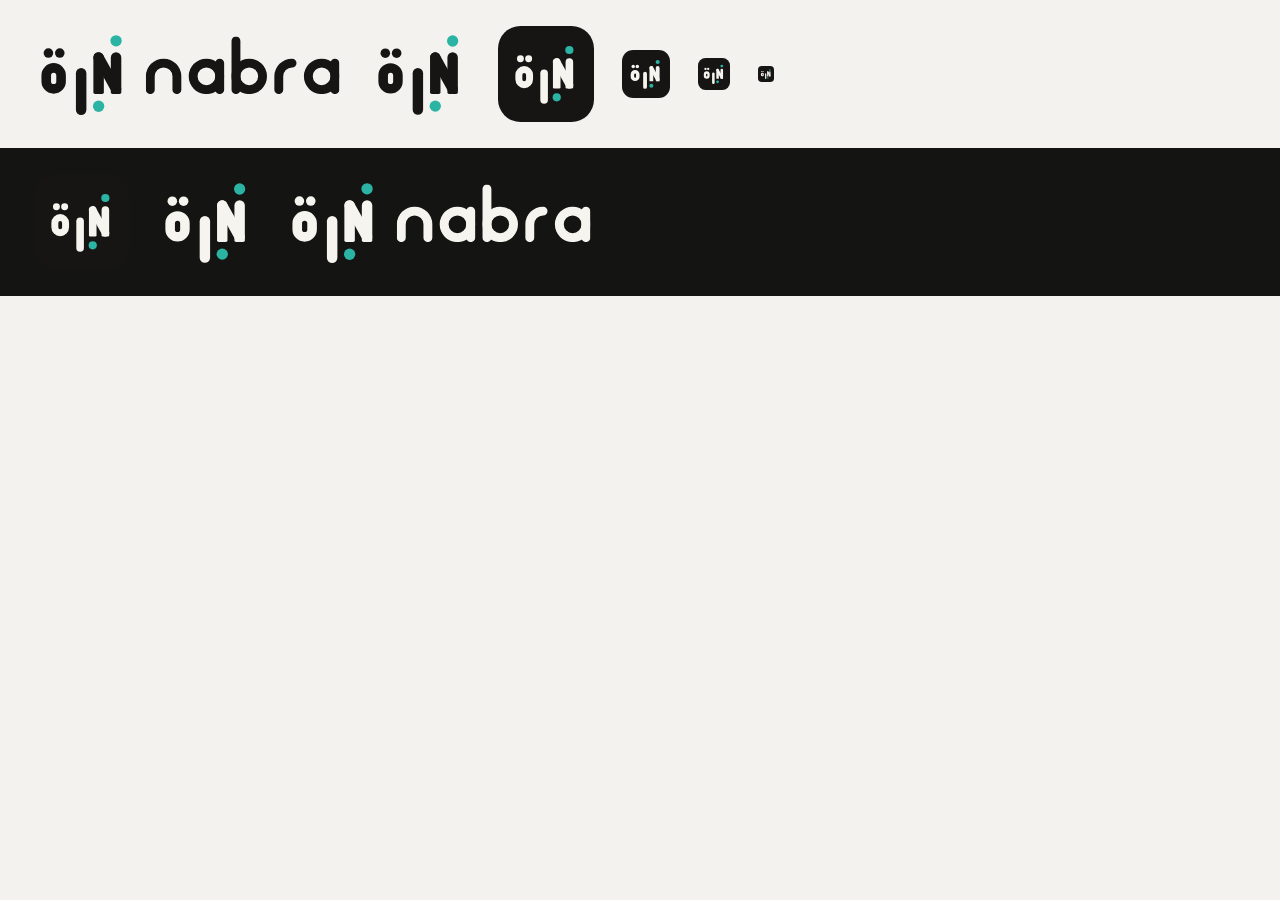
<file: brand/preview.html>
<!doctype html>
<meta charset="utf-8">
<style>
  body { margin: 0; font-family: "Segoe UI", sans-serif; background: #f3f2ef; }
  .row { display: flex; gap: 28px; align-items: center; padding: 26px 34px; }
  .dark { background: #141413; }
  img { display: block; }
  .chip { display: flex; align-items: center; gap: 8px; font: 700 20px "Segoe UI"; color: #1f1e1c; }
</style>
<div class="row">
  <img src="nabra-logo.svg" width="309" height="96">
  <img src="nabra-mark.svg" width="99" height="96">
  <img src="nabra-app-icon.svg" width="96" height="96">
  <img src="nabra-app-icon.svg" width="48" height="48">
  <img src="nabra-app-icon.svg" width="32" height="32">
  <img src="nabra-app-icon.svg" width="16" height="16">
</div>
<div class="row dark">
  <img src="nabra-app-icon.svg" width="96" height="96">
  <img src="nabra-mark-dark.svg" width="99" height="96">
  <img src="nabra-logo-dark.svg" width="309" height="96">
</div>
</file>
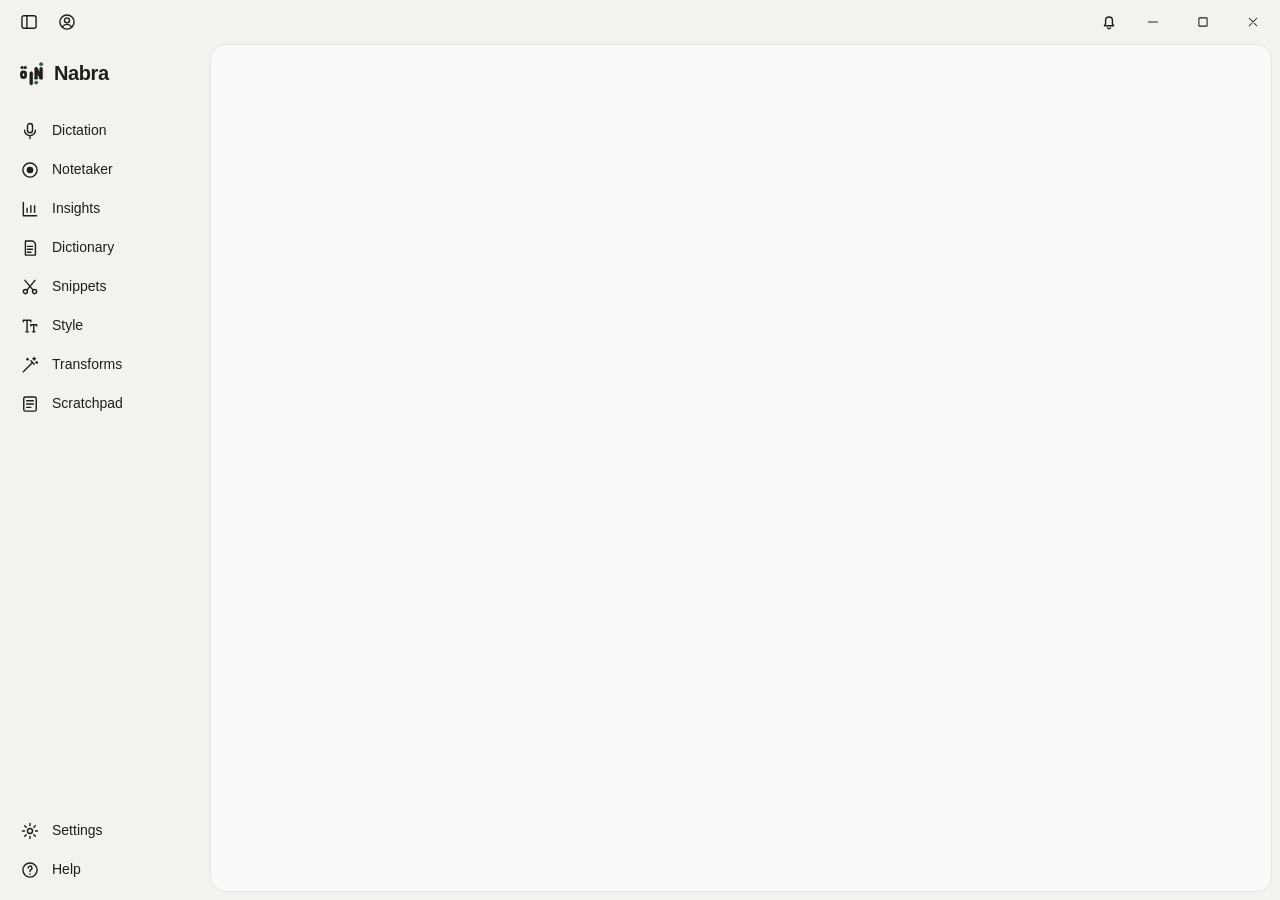
<file: desktop/ui/hub.html>
<!doctype html>
<html lang="en">
<head>
<meta charset="utf-8">
<title>Nabra</title>
<link rel="stylesheet" href="hub.css">
</head>
<body>
  <header class="titlebar" data-tauri-drag-region>
    <div class="tb-left">
      <button class="icon-btn" id="toggle-sidebar" aria-label="Toggle sidebar" title="Toggle sidebar">
        <svg viewBox="0 0 24 24"><rect x="3.5" y="4.5" width="17" height="15" rx="2.5"/><path d="M9.5 4.5v15"/></svg>
      </button>
      <button class="icon-btn" id="profile" aria-label="Profile and settings" title="Settings">
        <svg viewBox="0 0 24 24"><circle cx="12" cy="12" r="8.5"/><circle cx="12" cy="10" r="3"/><path d="M6.5 18c1.3-2.2 3.2-3.2 5.5-3.2s4.2 1 5.5 3.2"/></svg>
      </button>
    </div>
    <div class="tb-right">
      <button class="icon-btn" id="bell" aria-label="Notifications" title="Notifications">
        <svg viewBox="0 0 24 24"><path d="M6.5 16.5h11l-1.4-2V10a4.1 4.1 0 0 0-8.2 0v4.5z"/><path d="M10.3 19a1.8 1.8 0 0 0 3.4 0"/></svg>
        <span class="badge" id="bell-badge" hidden></span>
      </button>
      <button class="win-btn" id="win-min" aria-label="Minimize"><svg viewBox="0 0 24 24"><path d="M6 12h12"/></svg></button>
      <button class="win-btn" id="win-max" aria-label="Maximize"><svg viewBox="0 0 24 24"><rect x="6.5" y="6.5" width="11" height="11" rx="1"/></svg></button>
      <button class="win-btn close" id="win-close" aria-label="Close"><svg viewBox="0 0 24 24"><path d="M7 7l10 10M17 7L7 17"/></svg></button>
    </div>
    <div class="popover" id="notifications" hidden>
      <h4>Notifications</h4>
      <ul id="notification-list"></ul>
      <p class="muted" id="notification-empty">You're all caught up.</p>
    </div>
  </header>

  <div class="frame">
    <nav class="sidebar" aria-label="Main">
      <div class="wordmark"><svg class="logo" viewBox="0 0 114 110" aria-hidden="true"><rect x="14" y="48" width="17" height="24" rx="8.5" fill="none" stroke="currentColor" stroke-width="11"/><circle cx="16.5" cy="31" r="5.5" fill="currentColor"/><circle cx="29.5" cy="31" r="5.5" fill="currentColor"/><rect x="48" y="48" width="12" height="54" rx="6" fill="currentColor"/><path d="M68 76 V36 A6 6 0 0 1 80 36 V76 Q80 78 78 78 H70 Q68 78 68 76Z" fill="currentColor"/><path d="M74 36 L94 72" stroke="currentColor" stroke-width="12" stroke-linecap="round"/><path d="M88 76 V36 A6 6 0 0 1 100 36 V76 Q100 78 98 78 H90 Q88 78 88 76Z" fill="currentColor"/><circle cx="74" cy="92" r="6.5" class="logo-dot"/><circle cx="94" cy="17" r="6.5" class="logo-dot"/></svg><span>Nabra</span></div>
      <a href="#dictation" class="nav" data-page="dictation">
        <svg viewBox="0 0 24 24"><rect x="9" y="3" width="6" height="11" rx="3"/><path d="M5.5 11a6.5 6.5 0 0 0 13 0M12 17.5V21"/></svg><span>Dictation</span></a>
      <a href="#notetaker" class="nav" data-page="notetaker">
        <svg viewBox="0 0 24 24"><circle cx="12" cy="12" r="8.5"/><circle cx="12" cy="12" r="4" class="fill"/></svg><span>Notetaker</span><i class="live-dot" id="nav-live" hidden></i></a>
      <a href="#insights" class="nav" data-page="insights">
        <svg viewBox="0 0 24 24"><path d="M4 20V4M4 20h16M8.5 16v-5M13 16V8M17.5 16v-8"/></svg><span>Insights</span></a>
      <a href="#dictionary" class="nav" data-page="dictionary">
        <svg viewBox="0 0 24 24"><path d="M6.5 3.5h9l3 3v14h-12z"/><path d="M9 10h6M9 13.5h6M9 17h4"/></svg><span>Dictionary</span></a>
      <a href="#snippets" class="nav" data-page="snippets">
        <svg viewBox="0 0 24 24"><circle cx="6.5" cy="17.5" r="2.5"/><circle cx="17.5" cy="17.5" r="2.5"/><path d="M8.3 15.7L18 4M15.7 15.7L6 4"/></svg><span>Snippets</span></a>
      <a href="#style" class="nav" data-page="style">
        <svg viewBox="0 0 24 24"><path d="M4 7V5h9v2M8.5 5v14M7 19h3M13 12v-1.5h7V12M16.5 10.5V19M15 19h3"/></svg><span>Style</span></a>
      <a href="#transforms" class="nav" data-page="transforms">
        <svg viewBox="0 0 24 24"><path d="M4 20L15 9M13 7l4 4M17 3v3M15.5 4.5h3M20 8v2M19 9h2M9 4v2M8 5h2"/></svg><span>Transforms</span></a>
      <a href="#scratchpad" class="nav" data-page="scratchpad">
        <svg viewBox="0 0 24 24"><rect x="4.5" y="3.5" width="15" height="17" rx="2"/><path d="M8 8h8M8 12h8M8 16h5"/></svg><span>Scratchpad</span></a>
      <div class="spacer"></div>
      <button class="nav" id="open-settings">
        <svg viewBox="0 0 24 24"><circle cx="12" cy="12" r="3"/><path d="M12 3v2.5M12 18.5V21M3 12h2.5M18.5 12H21M5.6 5.6l1.8 1.8M16.6 16.6l1.8 1.8M5.6 18.4l1.8-1.8M16.6 7.4l1.8-1.8"/></svg><span>Settings</span></button>
      <button class="nav" id="open-help">
        <svg viewBox="0 0 24 24"><circle cx="12" cy="12" r="8.5"/><path d="M9.8 9.6a2.3 2.3 0 1 1 3.2 2.1c-.7.3-1 .8-1 1.5v.5M12 16.8v.2"/></svg><span>Help</span></button>
    </nav>

    <main class="sheet" id="sheet">
      <section class="page" id="page-dictation"></section>
      <section class="page" id="page-notetaker" hidden></section>
      <section class="page" id="page-insights" hidden></section>
      <section class="page" id="page-dictionary" hidden></section>
      <section class="page" id="page-snippets" hidden></section>
      <section class="page" id="page-style" hidden></section>
      <section class="page" id="page-transforms" hidden></section>
      <section class="page" id="page-scratchpad" hidden></section>
      <section class="page" id="page-setup" hidden></section>
    </main>
  </div>

  <dialog class="modal" id="settings-modal" aria-label="Settings"></dialog>
  <dialog class="modal small" id="word-modal" aria-label="Dictionary word"></dialog>
  <dialog class="modal small" id="help-modal" aria-label="Help"></dialog>
  <div class="toast" id="toast" role="status" hidden></div>

  <script type="module" src="hub.js"></script>
</body>
</html>
</file>
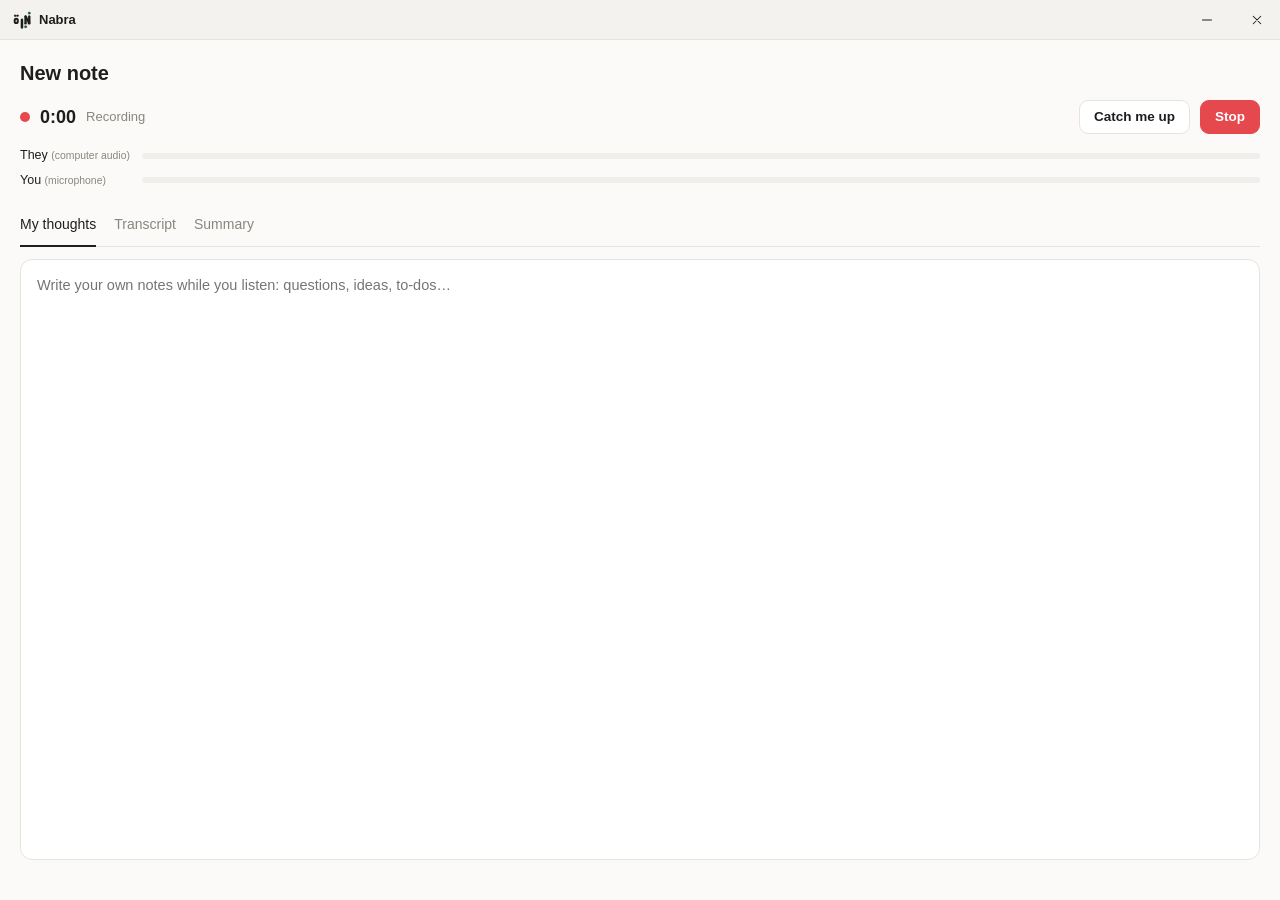
<file: desktop/ui/meeting.html>
<!doctype html>
<html lang="en">
<head>
<meta charset="utf-8">
<title>Nabra · Note</title>
<link rel="stylesheet" href="hub.css">
<link rel="stylesheet" href="meeting.css">
</head>
<body class="meeting-window">
  <header class="titlebar" data-tauri-drag-region>
    <div class="mw-brand" data-tauri-drag-region>
      <svg class="logo" viewBox="0 0 114 110" aria-hidden="true"><rect x="14" y="48" width="17" height="24" rx="8.5" fill="none" stroke="currentColor" stroke-width="11"/><circle cx="16.5" cy="31" r="5.5" fill="currentColor"/><circle cx="29.5" cy="31" r="5.5" fill="currentColor"/><rect x="48" y="48" width="12" height="54" rx="6" fill="currentColor"/><path d="M68 76 V36 A6 6 0 0 1 80 36 V76 Q80 78 78 78 H70 Q68 78 68 76Z" fill="currentColor"/><path d="M74 36 L94 72" stroke="currentColor" stroke-width="12" stroke-linecap="round"/><path d="M88 76 V36 A6 6 0 0 1 100 36 V76 Q100 78 98 78 H90 Q88 78 88 76Z" fill="currentColor"/><circle cx="74" cy="92" r="6.5" class="logo-dot"/><circle cx="94" cy="17" r="6.5" class="logo-dot"/></svg>
      <span>Nabra</span>
    </div>
    <div class="tb-right">
      <button class="win-btn" id="mw-min" aria-label="Minimize"><svg viewBox="0 0 24 24"><path d="M6 12h12"/></svg></button>
      <button class="win-btn close" id="mw-close" aria-label="Close"><svg viewBox="0 0 24 24"><path d="M7 7l10 10M17 7L7 17"/></svg></button>
    </div>
  </header>

  <main class="mw">
    <section class="mw-head">
      <h1 id="mw-title" dir="auto">New note</h1>
      <div class="mw-meta" id="mw-meta"></div>
      <div id="mw-people"></div>
      <div class="mw-live" id="mw-live">
        <span class="rec-dot live" id="mw-dot"></span>
        <span class="mw-clock" id="mw-clock">0:00</span>
        <span class="mw-state" id="mw-state">Recording</span>
        <button class="btn" id="mw-catchup" title="The last 5 minutes in 3 bullets (Ctrl+Alt+U)">Catch me up</button>
        <button class="btn danger" id="mw-stop">Stop</button>
      </div>
      <div class="mw-meters" id="mw-meters" aria-label="Sound levels">
        <span>They <small>(computer audio)</small></span><span class="meter"><i id="lv-them"></i></span>
        <span>You <small>(microphone)</small></span><span class="meter"><i id="lv-you"></i></span>
      </div>
    </section>

    <nav class="tabs mw-tabs" role="tablist">
      <button role="tab" data-tab="thoughts" aria-selected="true">My thoughts</button>
      <button role="tab" data-tab="transcript" aria-selected="false">Transcript <span class="count" id="mw-count"></span></button>
      <button role="tab" data-tab="summary" aria-selected="false">Summary</button>
    </nav>

    <section class="mw-panel" id="tab-thoughts">
      <textarea id="mw-thoughts" dir="auto" placeholder="Write your own notes while you listen: questions, ideas, to-dos…"></textarea>
      <div class="mw-saved muted" id="mw-saved"></div>
    </section>
    <section class="mw-panel" id="tab-transcript" hidden>
      <div class="mw-caught" id="mw-caught" hidden>
        <div class="row"><b>While you were away</b><button class="link" id="mw-caught-close" aria-label="Close">✕</button></div>
        <div id="mw-caught-text" dir="auto"></div>
      </div>
      <ol class="transcript" id="mw-transcript" aria-live="polite"></ol>
      <p class="empty" id="mw-transcript-empty">Words appear as people speak.</p>
    </section>
    <section class="mw-panel" id="tab-summary" hidden></section>
  </main>

  <div class="toast" id="toast" role="status" hidden></div>
  <script type="module" src="meeting.js"></script>
</body>
</html>
</file>
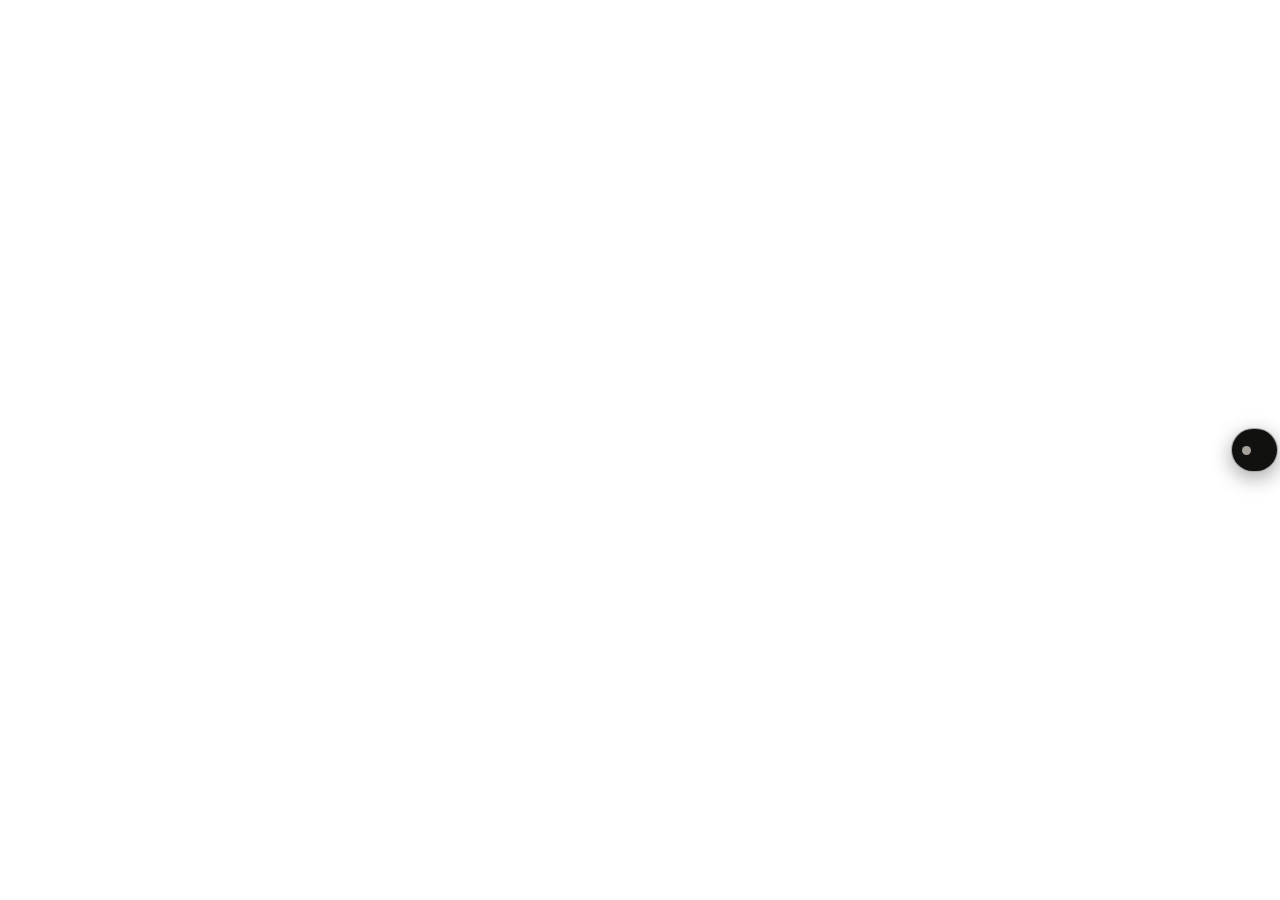
<file: desktop/ui/pill.html>
<!doctype html>
<html lang="en">
<head>
<meta charset="utf-8">
<title>Nabra pill</title>
<link rel="stylesheet" href="pill.css">
</head>
<body>
  <!-- Idle: a thin outlined capsule. Hover: two small separate buttons (mic; record + ›) with one-line tips. -->
  <div class="dock" id="dock">
    <div class="panel" id="panel" hidden></div>
    <div class="capsule" id="capsule"></div>
    <div class="stack" id="stack">
      <div class="row">
        <span class="tip" id="tip-mic">Dictate <b id="key-talk">Right Ctrl</b> <span class="badge" id="dialect" title="Arabic dialect of your last dictation" hidden></span></span>
        <button class="btn mic" id="mic" aria-label="Dictate" data-tip="tip-mic">
          <svg viewBox="0 0 24 24" aria-hidden="true"><rect x="9" y="3" width="6" height="11" rx="3"/><path d="M5.5 11a6.5 6.5 0 0 0 13 0M12 17.5V21" fill="none" stroke-width="2" stroke-linecap="round"/></svg>
        </button>
      </div>
      <div class="row">
        <span class="tip" id="tip-notes"><span id="notes-label">Start notes</span> <b id="key-notes">Ctrl+Alt+N</b></span>
        <span class="tip" id="tip-cal">Upcoming meetings</span>
        <button class="chev" id="chev" aria-label="Upcoming meetings" data-tip="tip-cal">‹</button>
        <button class="btn rec" id="notes" aria-label="Start notes" data-tip="tip-notes">
          <svg viewBox="0 0 24 24" aria-hidden="true"><circle cx="12" cy="12" r="8" fill="none" stroke-width="2"/><circle class="core" cx="12" cy="12" r="4.2"/></svg>
        </button>
      </div>
    </div>
  </div>

  <!-- Listening / transcribing: the capsule with a live voice meter, or a spinner (like Flow) -->
  <div class="wave" id="wave" role="status" aria-label="Listening">
    <div class="lines" id="lines"></div>
    <span class="spin" aria-hidden="true"></span>
  </div>

  <!-- An answer card: what was playing, a catch-up, or an answer from past calls -->
  <div class="reveal" id="reveal" role="status" aria-live="polite">
    <b id="reveal-title" dir="auto"></b>
    <div class="reveal-text" id="reveal-text" dir="auto"></div>
    <div class="reveal-actions">
      <button id="reveal-open" hidden>Open in notes</button>
      <button id="reveal-copy">Copy</button>
      <button class="x" id="reveal-close" aria-label="Close">✕</button>
    </div>
  </div>

  <!-- Everything else: a horizontal pill -->
  <div class="bar" id="bar" role="status" aria-live="polite">
    <button class="stop" id="stop" aria-label="Stop" hidden><span></span></button>
    <span class="dot" id="dot" aria-hidden="true"></span>
    <span class="clock" id="clock"></span>
    <span class="msg" id="msg" dir="auto"></span>
    <span class="detail" id="detail"></span>
    <button class="take" id="take" hidden>Take notes</button>
    <button class="dismiss" id="dismiss" aria-label="Dismiss" hidden>✕</button>
  </div>
  <script src="pill.js"></script>
</body>
</html>
</file>
<file: desktop/ui/hub.css>
/* Nabra hub. Layout: canvas → title bar + sidebar → rounded sheet. Light and dark. */
:root {
  --canvas: #f3f2ef;
  --sheet: #fbfaf8;
  --card: #ffffff;
  --sunk: #f1efeb;
  --line: #e7e4df;
  --ink: #1f1e1c;
  --muted: #8a867f;
  --soft: #b9b4ab;
  --hover: #ebe8e3;
  --accent: #1f6f68;
  --accent-2: #3a9a8f;
  --accent-3: #7cc7bb;
  --accent-4: #cfeae5;
  --rec: #e5484d;
  --primary: #1f1e1c;
  --primary-fg: #ffffff;
  --shadow: 0 1px 2px rgba(31, 30, 28, 0.06), 0 8px 24px rgba(31, 30, 28, 0.06);
  --serif: Cambria, Georgia, "Times New Roman", serif; /* Cambria: lining digits (Georgia's 0 looks like o) */
  color-scheme: light;
}
:root[data-theme="dark"] {
    --canvas: #121211;
    --sheet: #1a1a19;
    --card: #20201e;
    --sunk: #262624;
    --line: #2e2d2b;
    --ink: #efede8;
    --muted: #9b968d;
    --soft: #6f6b65;
    --hover: #2a2a27;
    --accent: #5ac2b4;
    --accent-2: #3f9b90;
    --accent-3: #2b6f67;
    --accent-4: #1f4440;
    --primary: #efede8;
    --primary-fg: #121211;
    --shadow: none;
    color-scheme: dark;
  
}
@media (prefers-color-scheme: dark) {
  :root[data-theme="system"] {
    --canvas: #121211;
    --sheet: #1a1a19;
    --card: #20201e;
    --sunk: #262624;
    --line: #2e2d2b;
    --ink: #efede8;
    --muted: #9b968d;
    --soft: #6f6b65;
    --hover: #2a2a27;
    --accent: #5ac2b4;
    --accent-2: #3f9b90;
    --accent-3: #2b6f67;
    --accent-4: #1f4440;
    --primary: #efede8;
    --primary-fg: #121211;
    --shadow: none;
    color-scheme: dark;
  
  }
}

* { box-sizing: border-box; }
html, body { margin: 0; height: 100%; }
body {
  background: var(--canvas); color: var(--ink); overflow: hidden;
  font: 14px/1.5 "Segoe UI Variable Text", "Segoe UI", "Noto Sans Arabic", Tahoma, sans-serif;
  display: grid; grid-template-rows: 44px 1fr;
}
[hidden] { display: none !important; }
button { font: inherit; color: inherit; }
svg { width: 20px; height: 20px; fill: none; stroke: currentColor; stroke-width: 1.7; stroke-linecap: round; stroke-linejoin: round; flex: none; }
svg .fill { fill: currentColor; stroke: none; }
.muted { color: var(--muted); }
:focus-visible { outline: 2px solid var(--accent); outline-offset: 2px; }

/* ---------- title bar ---------- */
.titlebar { display: flex; align-items: center; justify-content: space-between; padding: 0 4px 0 12px; position: relative; }
.tb-left, .tb-right { display: flex; align-items: center; gap: 4px; }
.icon-btn, .win-btn {
  display: grid; place-items: center; border: 0; background: none; cursor: pointer; color: var(--ink);
  width: 34px; height: 32px; border-radius: 8px; position: relative;
}
.icon-btn:hover { background: var(--hover); }
.win-btn { width: 46px; height: 36px; border-radius: 0; }
.win-btn:hover { background: var(--hover); }
.win-btn.close:hover { background: #c42b1c; color: #fff; }
.win-btn svg { width: 18px; height: 18px; stroke-width: 1.4; }
.badge { position: absolute; top: 6px; right: 7px; width: 7px; height: 7px; border-radius: 50%; background: var(--rec); }
.popover {
  position: absolute; right: 150px; top: 40px; z-index: 20; width: 300px; max-height: 360px; overflow: auto;
  background: var(--card); border: 1px solid var(--line); border-radius: 12px; padding: 12px 14px; box-shadow: var(--shadow);
}
.popover h4 { margin: 0 0 6px; font-size: 13px; }
.popover ul { list-style: none; margin: 0; padding: 0; }
.popover li { padding: 7px 0; border-top: 1px solid var(--line); font-size: 13px; }
.popover li small { display: block; color: var(--muted); }

/* ---------- frame ---------- */
.frame { display: grid; grid-template-columns: 210px 1fr; min-height: 0; }
body.compact .frame { grid-template-columns: 64px 1fr; }
body.compact .nav span, body.compact .wordmark span:last-child { display: none; }

.sidebar { display: flex; flex-direction: column; gap: 2px; padding: 6px 10px 12px; min-height: 0; }
.wordmark { display: flex; align-items: center; gap: 8px; font-size: 20px; font-weight: 700; letter-spacing: -0.02em; padding: 8px 8px 22px; }
.logo { width: 28px; height: 27px; flex: none; color: var(--ink); }
.logo-dot { fill: var(--accent); }
.nav {
  display: flex; align-items: center; gap: 12px; padding: 8px 10px; border-radius: 9px; border: 0; background: none;
  color: var(--ink); text-decoration: none; font-weight: 500; cursor: pointer; text-align: start; position: relative;
}
.nav:hover { background: var(--hover); }
.nav[aria-current="page"] { background: var(--hover); }
.live-dot { width: 8px; height: 8px; border-radius: 50%; background: var(--rec); margin-left: auto; animation: pulse 1.4s infinite; }
.spacer { flex: 1; }

.sheet {
  margin: 0 8px 8px 0; background: var(--sheet); border: 1px solid var(--line); border-radius: 16px;
  overflow: auto; min-height: 0; position: relative;
}
.page { padding: 40px 40px 120px; max-width: 1120px; margin: 0 auto; }
.page h1 { font-size: 26px; font-weight: 600; letter-spacing: -0.01em; margin: 0; }
.page-head { display: flex; align-items: center; justify-content: space-between; gap: 12px; margin-bottom: 26px; }
.page-head .row { display: flex; align-items: center; gap: 8px; }

/* ---------- controls ---------- */
.btn {
  display: inline-flex; align-items: center; gap: 8px; border: 1px solid var(--line); background: var(--card);
  border-radius: 9px; padding: 8px 14px; font-weight: 600; font-size: 13.5px; cursor: pointer; white-space: nowrap;
}
.btn:hover { background: var(--hover); }
.btn.primary { background: var(--primary); color: var(--primary-fg); border-color: var(--primary); }
.btn.primary:hover { opacity: 0.9; }
.btn.soft { background: var(--sunk); border-color: transparent; }
.btn.soft:hover { background: var(--hover); }
.btn.danger { color: var(--rec); }
.btn.live { background: color-mix(in srgb, var(--rec) 12%, var(--sheet)); color: var(--rec); border-color: transparent; }
.btn svg { width: 17px; height: 17px; }
.btn[disabled] { opacity: 0.55; cursor: progress; }
input[type=text], input[type=search], select, textarea {
  font: inherit; color: var(--ink); background: var(--card); border: 1px solid var(--line); border-radius: 9px; padding: 8px 11px; width: 100%;
}
.tabs { display: flex; gap: 22px; border-bottom: 1px solid var(--line); margin-bottom: 18px; align-items: center; }
.tabs button { border: 0; background: none; padding: 8px 0 10px; color: var(--muted); font-weight: 500; cursor: pointer; border-bottom: 2px solid transparent; margin-bottom: -1px; }
.tabs button[aria-selected="true"] { color: var(--ink); border-bottom-color: var(--ink); }
.tabs .grow { flex: 1; }
.label { font-size: 11px; font-weight: 600; letter-spacing: 0.08em; text-transform: uppercase; color: var(--muted); }
.card { background: var(--card); border: 1px solid var(--line); border-radius: 14px; }
.empty { color: var(--muted); text-align: center; padding: 36px 16px; }

/* ---------- dictation (home) ---------- */
.home { display: grid; grid-template-columns: minmax(0, 1fr) 250px; gap: 24px; align-items: start; }
.welcome { font-size: 26px; font-weight: 600; margin: 0 0 22px; }
.banner {
  position: relative; overflow: hidden; border-radius: 16px; min-height: 180px; padding: 30px 32px; color: #fff;
  background:
    radial-gradient(60% 90% at 85% 40%, rgba(90, 194, 180, 0.55), transparent 60%),
    radial-gradient(40% 70% at 70% 90%, rgba(245, 184, 75, 0.35), transparent 70%),
    radial-gradient(35% 60% at 95% 0%, rgba(255, 255, 255, 0.18), transparent 70%),
    #0d0f0f;
}
.banner h2 { font: 400 30px/1.15 var(--serif); margin: 0 0 6px; letter-spacing: -0.01em; }
.banner p { margin: 0 0 18px; opacity: 0.85; max-width: 440px; }
.banner .btn { background: #f3f1ec; color: #1f1e1c; border-color: transparent; }
.stats { padding: 22px 22px 10px; }
.stat { display: flex; align-items: baseline; gap: 8px; margin-bottom: 12px; }
.stat b { font: 400 26px/1 var(--serif); }
.side-card { padding: 18px 20px 20px; border-top: 1px solid var(--line); position: relative; }
.side-card h4 { margin: 0 0 4px; font-size: 14px; }
.side-card p { margin: 0 0 14px; color: var(--muted); font-size: 13.5px; }
.side-card .close { position: absolute; top: 10px; right: 10px; }
.cta { background: #f5a83d; border-color: #e0912a; color: #1f1e1c; width: 100%; justify-content: center; }
.cta:hover { background: #f0a030; }

.day { display: flex; align-items: center; justify-content: space-between; margin: 28px 0 10px; }
.search { display: flex; align-items: center; gap: 6px; }
.search input { width: 220px; padding: 6px 10px; }
.list { background: var(--card); border: 1px solid var(--line); border-radius: 14px; overflow: hidden; }
.row-item {
  display: grid; grid-template-columns: 100px 1fr auto; gap: 14px; align-items: center;
  padding: 14px 16px; border-top: 1px solid var(--line); min-height: 52px;
}
.row-item:first-child { border-top: 0; }
.row-item:hover { background: var(--sunk); }
.row-item time { color: var(--muted); font-size: 12.5px; }
.row-item .text { unicode-bidi: plaintext; overflow-wrap: anywhere; }
.row-item .app { color: var(--soft); font-size: 12px; }
.actions { display: flex; gap: 2px; opacity: 0; transition: opacity 80ms; }
.row-item:hover .actions, .row-item:focus-within .actions { opacity: 1; }
.actions .icon-btn { width: 30px; height: 30px; color: var(--muted); }
.actions .icon-btn:hover { color: var(--ink); }
.actions .icon-btn.on { color: var(--rec); opacity: 1; }
.row-item.flagged .actions { opacity: 1; }

/* ---------- notetaker ---------- */
#page-notetaker { padding: 0; max-width: none; min-height: 100%; }
.notes-layout { display: grid; grid-template-columns: minmax(0, 1fr) 340px; min-height: 100%; }
.notes-main { padding: 40px 40px 120px; min-width: 0; }
.notes-panel { border-left: 1px solid var(--line); padding: 40px 26px 120px; min-width: 0; }
.notes-panel h2 { font-size: 20px; font-weight: 600; margin: 0 0 2px; }
.notes-panel .meta { color: var(--muted); margin-bottom: 18px; padding-bottom: 18px; border-bottom: 1px solid var(--line); }
.overview { unicode-bidi: plaintext; line-height: 1.75; }
.overview h4 { font-size: 13px; margin: 16px 0 4px; }
.overview p { margin: 0 0 8px; }
.overview ul { margin: 0 0 8px; padding-inline-start: 18px; }
.overview li.task { list-style: none; margin-inline-start: -18px; display: flex; gap: 8px; align-items: baseline; }
.panel-tools { display: flex; flex-wrap: wrap; gap: 8px; margin: 18px 0; }
.panel-tools select { width: auto; }
.consent { padding: 18px 20px; margin-bottom: 18px; display: flex; gap: 16px; align-items: center; justify-content: space-between; }
.consent p { margin: 0; }
.live-card { padding: 18px 20px; margin-bottom: 26px; border-color: color-mix(in srgb, var(--rec) 40%, var(--line)); }
.live-card .label { display: flex; align-items: center; gap: 8px; margin-bottom: 12px; color: var(--rec); }
.transcript { list-style: none; margin: 0; padding: 0; display: flex; flex-direction: column; gap: 10px; }
.transcript li { display: grid; grid-template-columns: 84px 1fr; gap: 10px; align-items: baseline; }
.transcript .who { font-size: 11px; font-weight: 700; letter-spacing: 0.06em; text-transform: uppercase; color: var(--muted); }
.transcript .who time { display: block; font-weight: 500; letter-spacing: 0; }
.transcript .said { background: var(--sunk); border-radius: 10px; padding: 8px 12px; unicode-bidi: plaintext; overflow-wrap: anywhere; }
.transcript li.you .who { color: var(--accent); }
.transcript li.you .said { background: color-mix(in srgb, var(--accent) 12%, var(--sheet)); }
.note-row { display: flex; align-items: center; gap: 14px; width: 100%; padding: 10px 12px; border: 0; background: none; border-radius: 12px; cursor: pointer; text-align: start; }
.note-row:hover, .note-row[aria-current="true"] { background: var(--sunk); }
.doc { width: 36px; height: 36px; border-radius: 9px; background: var(--sunk); display: grid; place-items: center; color: var(--muted); flex: none; }
.note-row[aria-current="true"] .doc { background: var(--card); }
.note-row b { font-weight: 500; display: block; unicode-bidi: plaintext; }
.note-row small { color: var(--muted); }
details.full summary { cursor: pointer; color: var(--muted); font-weight: 600; margin: 18px 0 10px; }
.askbar {
  position: sticky; bottom: 18px; margin: 0 auto; max-width: 780px; display: flex; gap: 8px; align-items: center;
  background: var(--card); border: 1px solid var(--line); border-radius: 999px; padding: 6px 6px 6px 18px; box-shadow: var(--shadow);
}
.askbar input { border: 0; padding: 8px 0; background: none; }
.askbar input:focus { outline: none; }
.answer { padding: 16px 18px; margin: 18px 0; unicode-bidi: plaintext; white-space: pre-wrap; }

/* ---------- insights ---------- */
.grid-3 { display: grid; grid-template-columns: repeat(3, minmax(0, 1fr)); gap: 18px; margin-bottom: 18px; }
.grid-2 { display: grid; grid-template-columns: minmax(0, 1fr) minmax(0, 1fr); gap: 18px; }
.metric { padding: 22px; }
.metric .big { font-size: 30px; font-weight: 600; line-height: 1.1; }
.metric hr { border: 0; border-top: 1px solid var(--line); margin: 14px 0; }
.metric .kv { display: flex; justify-content: space-between; color: var(--muted); margin: 4px 0; }
.metric .kv b { color: var(--ink); font-weight: 600; margin-inline-end: 6px; }
.gauge { display: block; width: 170px; margin: 10px auto 0; }
.gauge text { font: 600 14px "Segoe UI", sans-serif; fill: var(--ink); }
.gauge text.small { font-weight: 400; font-size: 11px; fill: var(--muted); }
.head-row { display: flex; justify-content: space-between; align-items: baseline; margin-bottom: 18px; }
.head-row h3 { font-size: 24px; font-weight: 600; margin: 0; }
.usage-row { display: grid; grid-template-columns: 1fr auto; gap: 10px; align-items: center; margin: 10px 0; }
.usage-bar { height: 30px; border-radius: 6px; background: var(--accent); color: #fff; font-size: 12px; font-weight: 600; display: flex; align-items: center; justify-content: center; min-width: 46px; }
.usage-row .label { white-space: nowrap; }
.heat { display: grid; grid-template-columns: 34px repeat(var(--weeks), 1fr); gap: 5px; align-items: center; }
.heat span { font-size: 11px; color: var(--muted); }
.heat i { aspect-ratio: 1; border-radius: 3px; background: var(--sunk); display: block; }
.heat i.l1, .heat-legend i.l1 { background: var(--accent-4); }
.heat i.l2, .heat-legend i.l2 { background: var(--accent-3); }
.heat i.l3, .heat-legend i.l3 { background: var(--accent-2); }
.heat i.l4, .heat-legend i.l4 { background: var(--accent); }
.heat i.today { outline: 1.5px solid var(--accent); outline-offset: 1px; }
.heat-legend { display: flex; align-items: center; gap: 5px; margin-top: 14px; font-size: 12px; color: var(--muted); }
.heat-legend i { width: 13px; height: 13px; border-radius: 3px; display: inline-block; }

/* ---------- dictionary ---------- */
.narrow { max-width: 820px; margin: 0 auto; }
.dict-banner {
  border-radius: 16px; padding: 30px 32px; color: #fff; margin-bottom: 22px; position: relative;
  background:
    radial-gradient(70% 120% at 90% 30%, rgba(214, 140, 64, 0.75), transparent 60%),
    radial-gradient(60% 120% at 10% 100%, rgba(31, 111, 104, 0.6), transparent 60%),
    #2a1d16;
}
.dict-banner h2 { font: 400 32px/1.15 var(--serif); margin: 0 0 10px; }
.dict-banner p { margin: 0 0 18px; max-width: 600px; opacity: 0.92; }
.chips { display: flex; flex-wrap: wrap; gap: 8px; }
.chip { border: 0; border-radius: 9px; padding: 8px 14px; font-weight: 600; cursor: pointer; background: rgba(255, 255, 255, 0.24); color: #fff; }
.chip.solid { background: #f3f1ec; color: #1f1e1c; }
.dict-banner .close { position: absolute; top: 12px; right: 12px; color: #fff; background: rgba(255, 255, 255, 0.16); border-radius: 50%; width: 28px; height: 28px; }
.word-row { grid-template-columns: 1fr auto; }
.word-row .sub { color: var(--muted); font-size: 12.5px; unicode-bidi: plaintext; }

/* ---------- modals ---------- */
dialog.modal {
  border: 1px solid var(--line); border-radius: 16px; padding: 0; background: var(--sheet); color: var(--ink);
  width: min(820px, 92vw); height: min(560px, 86vh); box-shadow: 0 24px 80px rgba(0, 0, 0, 0.25);
}
dialog.modal.small { width: min(480px, 92vw); height: auto; }
dialog::backdrop { background: rgba(20, 20, 18, 0.35); }
.settings { display: grid; grid-template-columns: 200px 1fr; height: 100%; }
.settings nav { background: var(--canvas); padding: 22px 12px; display: flex; flex-direction: column; gap: 2px; }
.settings nav h3 { margin: 0 10px 14px; font-size: 13px; color: var(--muted); }
.settings .body { padding: 28px 32px; overflow: auto; position: relative; }
.settings .body h2 { margin: 0 0 18px; font-size: 20px; }
.field { padding: 16px 0; border-top: 1px solid var(--line); display: grid; grid-template-columns: 1fr minmax(0, 260px); gap: 18px; align-items: center; }
.field:first-of-type { border-top: 0; }
.field p { margin: 2px 0 0; color: var(--muted); font-size: 13px; }
.field .stack { display: flex; flex-direction: column; gap: 6px; }
.field.wide { grid-template-columns: 1fr; }
.seg { display: inline-flex; background: var(--sunk); padding: 3px; border-radius: 9px; }
.seg button { border: 0; background: none; padding: 5px 12px; border-radius: 7px; cursor: pointer; font-weight: 600; color: var(--muted); }
.seg button[aria-pressed="true"] { background: var(--card); color: var(--ink); box-shadow: 0 1px 2px rgba(0,0,0,0.08); }
.lang-chips { display: flex; flex-wrap: wrap; gap: 8px; }
.lang-chip { border: 1px solid var(--line); background: var(--card); border-radius: 999px; padding: 6px 12px; cursor: pointer; }
.lang-chip small { color: var(--muted); margin-inline-start: 4px; }
.lang-chip[aria-pressed="true"] { background: var(--primary); color: var(--primary-fg); border-color: var(--primary); }
.lang-chip[aria-pressed="true"] small { color: inherit; opacity: 0.75; }
.switch { appearance: none; width: 40px; height: 22px; border-radius: 999px; background: var(--soft); position: relative; cursor: pointer; justify-self: end; }
.switch::after { content: ""; position: absolute; top: 3px; left: 3px; width: 16px; height: 16px; border-radius: 50%; background: #fff; transition: left 120ms; }
.switch:checked { background: var(--accent); }
.switch:checked::after { left: 21px; }
kbd { font: 600 12px "Segoe UI", sans-serif; background: var(--sunk); border: 1px solid var(--line); border-radius: 6px; padding: 2px 7px; }
.modal-close { position: absolute; top: 14px; right: 14px; }
.form { padding: 26px 28px; display: flex; flex-direction: column; gap: 14px; }
.form h2 { margin: 0; font-size: 19px; }
.form label { display: flex; flex-direction: column; gap: 6px; font-weight: 600; font-size: 13px; }
.form label small { font-weight: 400; color: var(--muted); }
.form .row { display: flex; justify-content: flex-end; gap: 8px; margin-top: 6px; }
.help-list { margin: 0; padding-left: 18px; line-height: 1.9; }

.toast {
  position: fixed; left: 50%; bottom: 22px; transform: translateX(-50%); z-index: 50; max-width: 80vw;
  background: var(--primary); color: var(--primary-fg); padding: 10px 16px; border-radius: 10px; font-size: 13.5px;
}
@keyframes pulse { 50% { opacity: 0.35; } }
@media (prefers-reduced-motion: reduce) { * { animation: none !important; transition: none !important; } }
@media (max-width: 1100px) { .home { grid-template-columns: 1fr; } .notes-layout { grid-template-columns: 1fr; } .notes-panel { border-left: 0; border-top: 1px solid var(--line); } }

/* ---------- snippets / style / transforms / scratchpad ---------- */
.snip-banner {
  background:
    radial-gradient(70% 120% at 90% 20%, rgba(90, 194, 180, 0.55), transparent 60%),
    radial-gradient(60% 120% at 0% 100%, rgba(120, 90, 200, 0.45), transparent 60%),
    #141625;
}
.snippet-body { white-space: pre-wrap; display: -webkit-box; -webkit-line-clamp: 3; -webkit-box-orient: vertical; overflow: hidden; }
.style-card { padding: 20px 22px; margin-bottom: 16px; }
.style-card h3 { margin: 0; font-size: 16px; }
.style-card p { margin: 2px 0 14px; font-size: 13px; }
.style-options { display: grid; grid-template-columns: repeat(3, minmax(0, 1fr)); gap: 12px; }
.style-option {
  display: flex; flex-direction: column; gap: 2px; text-align: start; cursor: pointer; padding: 14px;
  border: 1.5px solid var(--line); border-radius: 12px; background: var(--sheet);
}
.style-option small { color: var(--muted); }
.style-option .sample { margin-top: 10px; padding: 10px 12px; background: var(--sunk); border-radius: 10px; font-size: 13px; line-height: 1.45; }
.style-option[aria-pressed="true"] { border-color: var(--ink); box-shadow: 0 0 0 1px var(--ink); }
.how { padding: 18px 22px; }
.steps { margin: 0; padding-left: 20px; line-height: 2; }
.chips.light .chip { background: var(--card); color: var(--ink); border: 1px solid var(--line); font-weight: 500; }
.chips.light .chip small { color: var(--muted); }
.try { padding: 16px; display: flex; flex-direction: column; gap: 10px; }
.try .row { display: flex; gap: 8px; }
.try .result { display: flex; gap: 10px; align-items: flex-start; justify-content: space-between; background: var(--sunk); border-radius: 10px; padding: 12px 14px; white-space: pre-wrap; unicode-bidi: plaintext; }
.grow { flex: 1; }
.pad-layout { display: grid; grid-template-columns: 260px minmax(0, 1fr); gap: 18px; align-items: start; }
.pad-list { display: flex; flex-direction: column; gap: 4px; }
.pad-editor { padding: 0; display: flex; flex-direction: column; overflow: hidden; }
.pad-editor textarea { border: 0; border-radius: 0; min-height: 52vh; resize: vertical; padding: 18px 20px; font-size: 15px; line-height: 1.65; background: var(--card); }
.pad-editor textarea:focus { outline: none; }
.pad-tools { display: flex; align-items: center; gap: 6px; border-top: 1px solid var(--line); padding: 8px 10px; }
.card.empty { padding: 40px; display: flex; flex-direction: column; align-items: center; gap: 14px; }
.card.empty p { margin: 0; max-width: 460px; }

/* ---------- notetaker: calendar + connections ---------- */
.today-card { background: var(--sunk); border-radius: 16px; padding: 18px 20px; margin-bottom: 22px; }
.today-card .empty-cal { display: flex; flex-direction: column; align-items: center; gap: 10px; padding: 18px 0 8px; color: var(--muted); }
.today-card .empty-cal svg { width: 28px; height: 28px; }
.meet-row { display: flex; align-items: center; gap: 14px; padding: 10px 0; border-top: 1px solid var(--line); }
.meet-row:first-of-type { border-top: 0; }
.meet-row time { width: 120px; color: var(--muted); font-size: 13px; flex: none; }
.meet-row b { font-weight: 500; flex: 1; unicode-bidi: plaintext; }
.meet-row.now time { color: var(--rec); font-weight: 600; }
.mcp-banner { display: flex; align-items: center; gap: 14px; padding: 14px 18px; margin-bottom: 18px; }
.mcp-banner .doc { width: 40px; height: 40px; border-radius: 50%; }
.mcp-banner p { margin: 0; font-size: 13px; color: var(--muted); }
.code { font: 12.5px/1.5 "Cascadia Mono", Consolas, monospace; background: var(--sunk); border-radius: 9px; padding: 10px 12px; white-space: pre-wrap; word-break: break-all; user-select: all; }

/* ---------- insights: your voice ---------- */
.mix { display: flex; height: 34px; border-radius: 8px; overflow: hidden; margin: 14px 0 10px; }
.mix span { display: flex; align-items: center; justify-content: center; color: #fff; font-size: 12px; font-weight: 600; min-width: 30px; }
.legend-row { display: flex; flex-wrap: wrap; gap: 14px; font-size: 13px; color: var(--muted); }
.legend-row i { display: inline-block; width: 10px; height: 10px; border-radius: 3px; margin-inline-end: 6px; }
.hours { display: grid; grid-template-columns: repeat(24, 1fr); gap: 3px; align-items: end; height: 110px; margin-top: 14px; }
.hours i { display: block; background: var(--accent-3); border-radius: 3px 3px 0 0; min-height: 2px; }
.hours-axis { display: flex; justify-content: space-between; font-size: 11px; color: var(--muted); margin-top: 6px; }
.words-cloud { display: flex; flex-wrap: wrap; gap: 8px; margin-top: 12px; }
.words-cloud span { background: var(--sunk); border-radius: 999px; padding: 4px 10px; font-size: 13px; unicode-bidi: plaintext; }
.words-cloud small { color: var(--muted); margin-inline-start: 4px; }

/* ---------- first-run setup ---------- */
.setup .card { padding: 16px 18px; margin: 18px 0; }
.setup-machine p, .setup-error p { margin: 4px 0 0; }
.setup-error { border-color: color-mix(in srgb, var(--rec) 40%, var(--line)); }
.setup-row { grid-template-columns: 1fr auto; }
.bar-track { height: 6px; border-radius: 999px; background: var(--sunk); margin-top: 8px; overflow: hidden; }
.bar-fill { height: 100%; background: var(--accent); border-radius: inherit; transition: width 200ms linear; }
.setup-actions { display: flex; align-items: center; gap: 14px; margin-top: 22px; flex-wrap: wrap; }
.setup-actions .muted { font-size: 12px; }

/* update banner (bottom-right): available → progress → installing */
.update-banner {
  position: fixed; right: 20px; bottom: 20px; z-index: 80; display: flex; align-items: center; gap: 12px;
  min-width: 300px; padding: 12px 14px 12px 16px; border-radius: 14px; background: var(--card);
  border: 1px solid var(--line); box-shadow: var(--shadow); font-size: 13.5px; animation: banner-in 220ms ease-out;
}
.update-banner[hidden] { display: none; }
.update-banner > span { flex: 1; }
.update-banner .x { border: 0; background: none; color: var(--muted); cursor: pointer; font-size: 13px; padding: 4px; }
.update-banner .bar { width: 110px; height: 6px; border-radius: 999px; background: var(--sunk); overflow: hidden; }
.update-banner .bar i { display: block; height: 100%; background: var(--accent); border-radius: inherit; transition: width 200ms linear; }
@keyframes banner-in { from { opacity: 0; transform: translateY(10px); } }

/* live text: the phrase someone is still saying */
.transcript li.partial .said { color: var(--muted); }
.transcript li.partial .said::after {
  content: ""; display: inline-block; width: 2px; height: 1em; margin-inline-start: 3px; vertical-align: -2px;
  background: var(--accent); animation: caret 1s steps(1) infinite;
}
@keyframes caret { 50% { opacity: 0; } }

/* speakers in call notes */
.who-name { all: unset; white-space: nowrap; cursor: pointer; font: inherit; color: inherit; border-radius: 4px; }
.who-name:hover, .who-name:focus-visible { background: var(--hover); outline: none; }
.who-name.unnamed { border-bottom: 1px dashed var(--soft); }
.namer {
  position: fixed; z-index: 90; width: 260px; padding: 12px; border-radius: 12px; display: grid; gap: 10px;
  background: var(--card); border: 1px solid var(--line); box-shadow: var(--shadow); font-size: 13px;
}
.namer .chips { display: flex; flex-wrap: wrap; gap: 6px; }
.namer .row { display: flex; gap: 6px; }
.namer input { flex: 1; min-width: 0; }
.chip { border: 1px solid var(--line); background: var(--sunk); border-radius: 999px; padding: 3px 10px; font-size: 12.5px; color: var(--ink); cursor: pointer; }
button.chip:hover { background: var(--hover); }
.link { border: 0; background: none; color: var(--accent); cursor: pointer; font: inherit; font-size: 12.5px; padding: 2px 4px; }
.people-bar { display: flex; flex-wrap: wrap; align-items: center; gap: 6px; margin: 8px 0 4px; font-size: 12.5px; }
.people-bar .add-person { width: 110px; padding: 3px 8px; border-radius: 999px; font-size: 12.5px; }
.transcript li.flash .said { animation: flash 2.4s ease-out; }
@keyframes flash { 0%, 40% { background: var(--accent-4); } }

/* Settings → AI model: how each model fits this PC */
.fit { display: inline-block; padding: 1px 8px; border-radius: 999px; font-size: 12px; font-weight: 600; }
.fit-best { background: color-mix(in srgb, var(--accent) 18%, transparent); color: var(--accent); }
.fit-light { background: var(--sunk); color: inherit; }
.fit-heavy { background: color-mix(in srgb, var(--rec) 14%, transparent); color: var(--rec); }
.settings .muted { color: var(--muted); font-size: 13px; }
</file>
<file: desktop/ui/meeting.css>
/* Meeting window: shares hub.css tokens/components; this file only lays out the compact window. */
body.meeting-window { display: grid; grid-template-rows: 40px 1fr; background: var(--sheet); }
.meeting-window .titlebar { padding: 0 0 0 12px; border-bottom: 1px solid var(--line); background: var(--canvas); }
.mw-brand { display: flex; align-items: center; gap: 6px; font-weight: 700; font-size: 13px; }
.mw-brand .logo { width: 21px; height: 20px; }
.meeting-window .win-btn { height: 40px; }

.mw { overflow: hidden; display: flex; flex-direction: column; min-height: 0; padding: 18px 20px 14px; gap: 12px; }
.mw-head h1 { font-size: 20px; margin: 0; font-weight: 600; unicode-bidi: plaintext; }
.mw-meta { color: var(--muted); font-size: 13px; margin-top: 2px; }
.mw-live { display: flex; align-items: center; gap: 10px; margin-top: 12px; }
.mw-live .rec-dot { width: 10px; height: 10px; border-radius: 50%; background: var(--rec); flex: none; animation: pulse 1.4s ease-in-out infinite; }
.mw-live.stopped .rec-dot { background: var(--soft); animation: none; }
.mw-clock { font-variant-numeric: tabular-nums; font-weight: 650; font-size: 18px; }
.mw-state { color: var(--muted); font-size: 13px; margin-right: auto; }
.mw-live .btn { padding: 6px 14px; }
.btn.danger { background: var(--rec); border-color: var(--rec); color: #fff; }
.mw-live.stopped .btn { display: none; }

.mw-meters { display: grid; grid-template-columns: auto 1fr; gap: 6px 12px; align-items: center; margin-top: 12px; font-size: 12.5px; }
.mw-meters small { color: var(--muted); }
.mw-live.stopped ~ .mw-meters { display: none; }
.meter { height: 6px; background: var(--sunk); border-radius: 999px; overflow: hidden; }
.meter i { display: block; height: 100%; width: 0; background: var(--accent); border-radius: inherit; transition: width 180ms linear; }

.mw-tabs { margin: 4px 0 0; gap: 18px; }
.mw-tabs .count { color: var(--muted); font-weight: 500; }
.mw-panel { flex: 1; min-height: 0; overflow: auto; display: flex; flex-direction: column; gap: 10px; }
#mw-thoughts {
  flex: 1; resize: none; border: 1px solid var(--line); border-radius: 12px; padding: 14px 16px;
  font: 14.5px/1.6 "Segoe UI Variable Text", "Segoe UI", "Noto Sans Arabic", Tahoma, sans-serif; background: var(--card);
}
.mw-saved { font-size: 12px; min-height: 16px; }
.mw-panel .transcript li { grid-template-columns: 84px 1fr; } /* room for "Speaker 2" or a name */
.mw-summary-tools { display: flex; gap: 8px; flex-wrap: wrap; }
.mw-summary-tools select { width: auto; }
.mw-panel .overview { background: var(--card); border: 1px solid var(--line); border-radius: 12px; padding: 14px 16px; }
.mw-wait { text-align: center; color: var(--muted); padding: 36px 16px; display: flex; flex-direction: column; gap: 6px; align-items: center; }
.mw-wait b { color: var(--ink); font-size: 15px; }
.mw-live.stopped #mw-catchup { display: none; }
.mw-caught { background: var(--card); border: 1px solid var(--line); border-left: 3px solid var(--accent); border-radius: 12px; padding: 10px 14px; font-size: 13.5px; }
.mw-caught .row { display: flex; justify-content: space-between; align-items: center; margin-bottom: 4px; }
#mw-caught-text { white-space: pre-wrap; unicode-bidi: plaintext; }
</file>
<file: desktop/ui/pill.css>
:root {
  --ink: #111110;
  --rim: rgba(255, 255, 255, 0.62);
  --rim-soft: rgba(255, 255, 255, 0.14);
  --fg: #f6f5f2;
  --muted: #a7a39b;
  --rec: #ff4d5e;
  --ok: #5ad1c2;
  --warn: #f5b84b;
}
* { box-sizing: border-box; }
[hidden] { display: none !important; } /* .stop sets display:grid, which would beat the hidden attribute */
html, body { margin: 0; height: 100%; background: transparent; overflow: hidden; }
body {
  font: 13px/1.35 "Segoe UI Variable Text", "Segoe UI", "Noto Sans Arabic", Tahoma, sans-serif;
  color: var(--fg); user-select: none; cursor: default;
  display: flex; align-items: center; justify-content: flex-end; padding-right: 2px;
}
body[data-view="idle"] .bar, body[data-view="hover"] .bar,
body[data-view="listening"] .bar, body[data-view="busy"] .bar, body[data-view="reveal"] .bar { display: none; }
body:not([data-view="idle"]):not([data-view="hover"]) .dock { display: none; }

/* ---- idle capsule + hover buttons (same layout as Wispr Flow's edge pill) ---- */
.dock { display: flex; align-items: center; gap: 12px; }
.capsule {
  width: 9px; height: 40px; border-radius: 999px; background: rgba(17, 17, 16, 0.55);
  border: 1.5px solid var(--rim); box-shadow: 0 2px 10px rgba(0, 0, 0, 0.3);
}
.stack { display: none; flex-direction: column; align-items: flex-end; gap: 7px; }
body[data-view="hover"] .capsule { display: none; }
body[data-view="hover"] .stack { display: flex; animation: pop 140ms ease-out; }
.row { position: relative; display: flex; align-items: center; gap: 3px; }

.btn {
  display: grid; place-items: center; border: 1px solid rgba(255, 255, 255, 0.16); padding: 0; cursor: pointer;
  background: var(--ink); box-shadow: 0 3px 10px rgba(0, 0, 0, 0.35); transition: background 120ms ease;
}
.btn.mic { width: 28px; height: 42px; border-radius: 14px; }
.btn.rec { width: 28px; height: 28px; border-radius: 50%; }
.btn svg { width: 15px; height: 15px; fill: var(--fg); stroke: var(--fg); }
.btn:hover, .btn:focus-visible { background: #3a3936; outline: none; }
#notes.on .core { fill: var(--rec); }
#notes.on svg { stroke: var(--rec); }
.chev {
  width: 16px; height: 28px; border: 0; padding: 0; background: none; cursor: pointer;
  color: var(--muted); font: 600 15px/1 "Segoe UI", sans-serif;
}
.chev:hover, .chev.open { color: var(--fg); }

/* one-line tips to the left of the button */
.tip {
  position: absolute; right: calc(100% + 8px); top: 50%; transform: translate(4px, -50%); opacity: 0;
  pointer-events: none; white-space: nowrap; font-size: 12.5px;
  background: var(--ink); border: 1px solid rgba(255, 255, 255, 0.1); border-radius: 999px; padding: 5px 12px;
  box-shadow: 0 6px 18px rgba(0, 0, 0, 0.35); transition: opacity 120ms ease, transform 120ms ease;
}
.tip.show { opacity: 1; transform: translate(0, -50%); }
.tip b { font-weight: 700; }
.badge { margin-left: 4px; padding: 1px 6px; border-radius: 999px; background: rgba(255, 255, 255, 0.14); color: var(--muted); font-size: 10.5px; font-weight: 600; }
.badge[hidden] { display: none; }
body.panel-open .tip { display: none; }

/* upcoming meetings card */
.panel {
  width: 236px; padding: 18px 16px 16px; border-radius: 16px; text-align: center;
  background: #1a1a19; border: 1px solid rgba(255, 255, 255, 0.08); box-shadow: 0 10px 30px rgba(0, 0, 0, 0.45);
  animation: pop 140ms ease-out;
}
.panel svg { width: 22px; height: 22px; stroke: var(--fg); fill: none; stroke-width: 1.6; }
.panel h4 { margin: 8px 0 12px; font-size: 13px; font-weight: 600; }
.panel ul { list-style: none; margin: 0 0 12px; padding: 0; text-align: left; display: grid; gap: 6px; }
.panel li { display: flex; gap: 8px; font-size: 12.5px; }
.panel li time { color: var(--muted); font-variant-numeric: tabular-nums; flex: none; }
.panel li span { overflow: hidden; text-overflow: ellipsis; white-space: nowrap; unicode-bidi: plaintext; }
.panel button {
  border: 0; border-radius: 8px; padding: 7px 14px; cursor: pointer;
  background: #fbf8ef; color: var(--ink); font: 600 12px "Segoe UI", sans-serif;
}
.panel button:hover { background: #fff; }
@keyframes pop { from { opacity: 0; transform: scale(0.96); } }

/* ---- horizontal bar ---- */
.bar {
  display: flex; align-items: center; gap: 10px; max-width: 410px; min-height: 44px;
  padding: 8px 16px 8px 10px; border-radius: 999px;
  background: var(--ink); border: 1.5px solid var(--rim); box-shadow: 0 6px 20px rgba(0, 0, 0, 0.35);
}
body[data-view="result"] .bar, body[data-view="problem"] .bar { border-radius: 22px; padding-left: 14px; }
.dot { width: 9px; height: 9px; border-radius: 50%; flex: none; background: var(--muted); }
body[data-view="notes"] .dot { background: var(--rec); animation: pulse 1.4s ease-in-out infinite; }
body[data-view="result"] .dot { background: var(--ok); }
body[data-view="problem"] .dot { background: var(--warn); }
body[data-view="working"] .dot {
  width: 14px; height: 14px; background: none; border: 2px solid var(--ok); border-right-color: transparent;
  animation: spin 0.8s linear infinite;
}
body[data-view="listening"] .dot { display: none; }

.stop {
  width: 28px; height: 28px; border-radius: 50%; border: 0; display: grid; place-items: center; flex: none;
  background: rgba(255, 255, 255, 0.14); cursor: pointer;
}
.stop span { width: 10px; height: 10px; border-radius: 2px; background: var(--rec); }
.stop:hover { background: rgba(255, 255, 255, 0.24); }


.clock { font-variant-numeric: tabular-nums; font-weight: 600; display: none; }
body[data-view="listening"] .clock, body[data-view="notes"] .clock { display: inline; }
.msg { overflow: hidden; display: -webkit-box; -webkit-line-clamp: 2; -webkit-box-orient: vertical; unicode-bidi: plaintext; }
body[data-view="listening"] .msg, body[data-view="notes"] .msg { color: var(--muted); }
.detail { color: var(--muted); font-size: 11px; white-space: nowrap; flex: none; }
.detail:empty { display: none; }

@keyframes pulse { 50% { opacity: 0.35; } }
@keyframes spin { to { transform: rotate(360deg); } }
@media (prefers-reduced-motion: reduce) { * { animation: none !important; transition: none !important; } }

/* meeting prompt + command mode */
body[data-view="meeting"] .dot { background: var(--rec); }
body[data-view="update"] .dot { background: var(--ok); }
.take { border: 0; border-radius: 999px; padding: 6px 12px; font: 600 12.5px "Segoe UI", sans-serif; cursor: pointer;
  background: var(--fg); color: var(--ink); white-space: nowrap; flex: none; }
.take:hover { background: #fff; }
.dismiss { border: 0; background: none; color: var(--muted); cursor: pointer; font-size: 13px; padding: 4px; flex: none; }
.dismiss:hover { color: var(--fg); }

/* ---- listening / transcribing capsule (Flow-style: black, a column of voice lines; a spinner while transcribing) ---- */
.wave {
  display: none; flex-direction: column; align-items: center; justify-content: center; gap: 6px;
  width: 28px; height: 70px; border-radius: 999px; background: #000; border: 1px solid rgba(255, 255, 255, 0.22);
  box-shadow: 0 4px 14px rgba(0, 0, 0, 0.4); cursor: default;
}
body[data-view="listening"] .wave, body[data-view="busy"] .wave { display: flex; }
.wave[data-hands-free="1"] { cursor: pointer; }
.lines { display: flex; flex-direction: column; align-items: center; gap: 3px; }
.lines i { display: block; width: var(--len, 3px); height: 1.5px; border-radius: 2px; background: #fff; transition: width 70ms linear; }
body.command .lines i { background: var(--ok); }
.spin { display: none; width: 11px; height: 11px; border-radius: 50%; border: 2px solid rgba(255, 255, 255, 0.25); border-top-color: var(--ok);
  animation: spin 0.8s linear infinite; }
body[data-view="busy"] .lines i { width: 2px; opacity: 0.55; }
body[data-view="busy"] .lines i:nth-child(n+9) { display: none; } /* room for the spinner */
body[data-view="busy"] .spin { display: block; }

/* ---- docking: left edge mirrors the right; bottom lays everything down ---- */
body[data-dock="left"] { justify-content: flex-start; padding-right: 0; padding-left: 2px; }
body[data-dock="left"] .dock { flex-direction: row-reverse; }
body[data-dock="left"] .stack { align-items: flex-start; }
body[data-dock="left"] .row { flex-direction: row-reverse; }
body[data-dock="left"] .tip { right: auto; left: calc(100% + 8px); transform: translate(-4px, -50%); }
body[data-dock="left"] .tip.show { transform: translate(0, -50%); }

body[data-dock="bottom"] { justify-content: center; align-items: flex-end; padding: 0 0 2px; }
body[data-dock="bottom"] .dock { flex-direction: column-reverse; align-items: center; }
body[data-dock="bottom"] .capsule { width: 40px; height: 9px; }
body[data-dock="bottom"] .stack { flex-direction: row; align-items: center; }
body[data-dock="bottom"] .btn.mic { width: 42px; height: 28px; }
body[data-dock="bottom"] .tip { right: auto; top: auto; left: 50%; bottom: calc(100% + 8px); transform: translate(-50%, 4px); }
body[data-dock="bottom"] .tip.show { transform: translate(-50%, 0); }
body[data-dock="bottom"] .wave { width: 70px; height: 28px; flex-direction: row; }
body[data-dock="bottom"] .lines { flex-direction: row; }
body[data-dock="bottom"] .lines i { width: 1.5px; height: var(--len, 3px); transition: height 70ms linear; }
body[data-dock="bottom"][data-view="busy"] .lines i { height: 2px; }

body.dragging, body.dragging * { cursor: grabbing !important; }

#capsule, #mic, #notes, #wave { touch-action: none; } /* a finger drags the pill, it doesn't pan */

/* ---- answer card ---- */
.reveal {
  display: none; flex-direction: column; gap: 8px; width: 400px; max-height: 246px; padding: 14px 14px 10px 16px;
  border-radius: 16px; background: var(--ink); border: 1.5px solid var(--rim); box-shadow: 0 10px 30px rgba(0, 0, 0, 0.45);
}
body[data-view="reveal"] .reveal { display: flex; }
.reveal b { font-size: 12.5px; color: var(--muted); font-weight: 600; unicode-bidi: plaintext; overflow: hidden; text-overflow: ellipsis; white-space: nowrap; }
.reveal-text { font-size: 13.5px; line-height: 1.5; overflow-y: auto; white-space: pre-wrap; unicode-bidi: plaintext; user-select: text; cursor: text; }
.reveal-actions { display: flex; justify-content: flex-end; gap: 6px; }
.reveal-actions button { border: 0; border-radius: 999px; padding: 5px 12px; font: 600 12px "Segoe UI", sans-serif; cursor: pointer; background: rgba(255, 255, 255, 0.12); color: var(--fg); }
.reveal-actions button:hover { background: rgba(255, 255, 255, 0.22); }
.reveal-actions #reveal-open { background: var(--fg); color: var(--ink); }
.reveal-actions .x { background: none; color: var(--muted); padding: 5px 6px; }
body[data-dock="left"] .reveal { align-self: center; }
</file>
